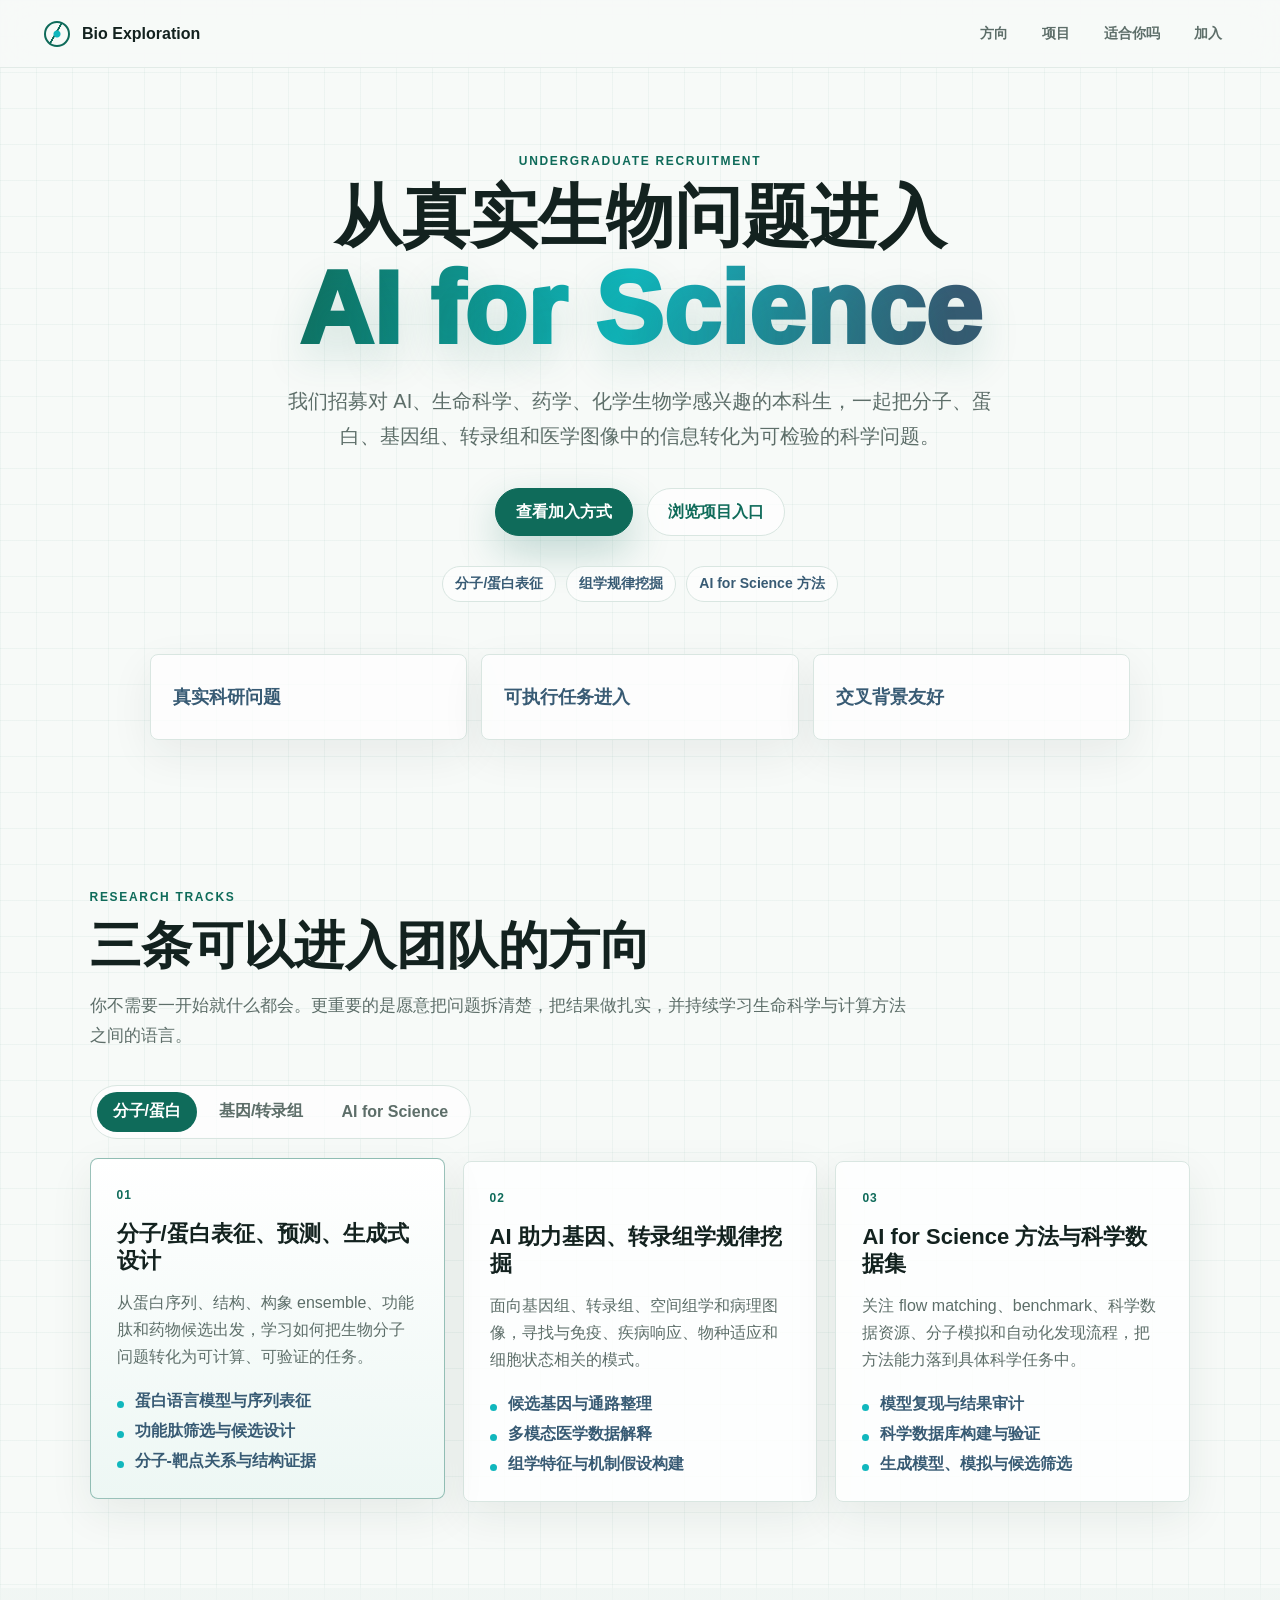
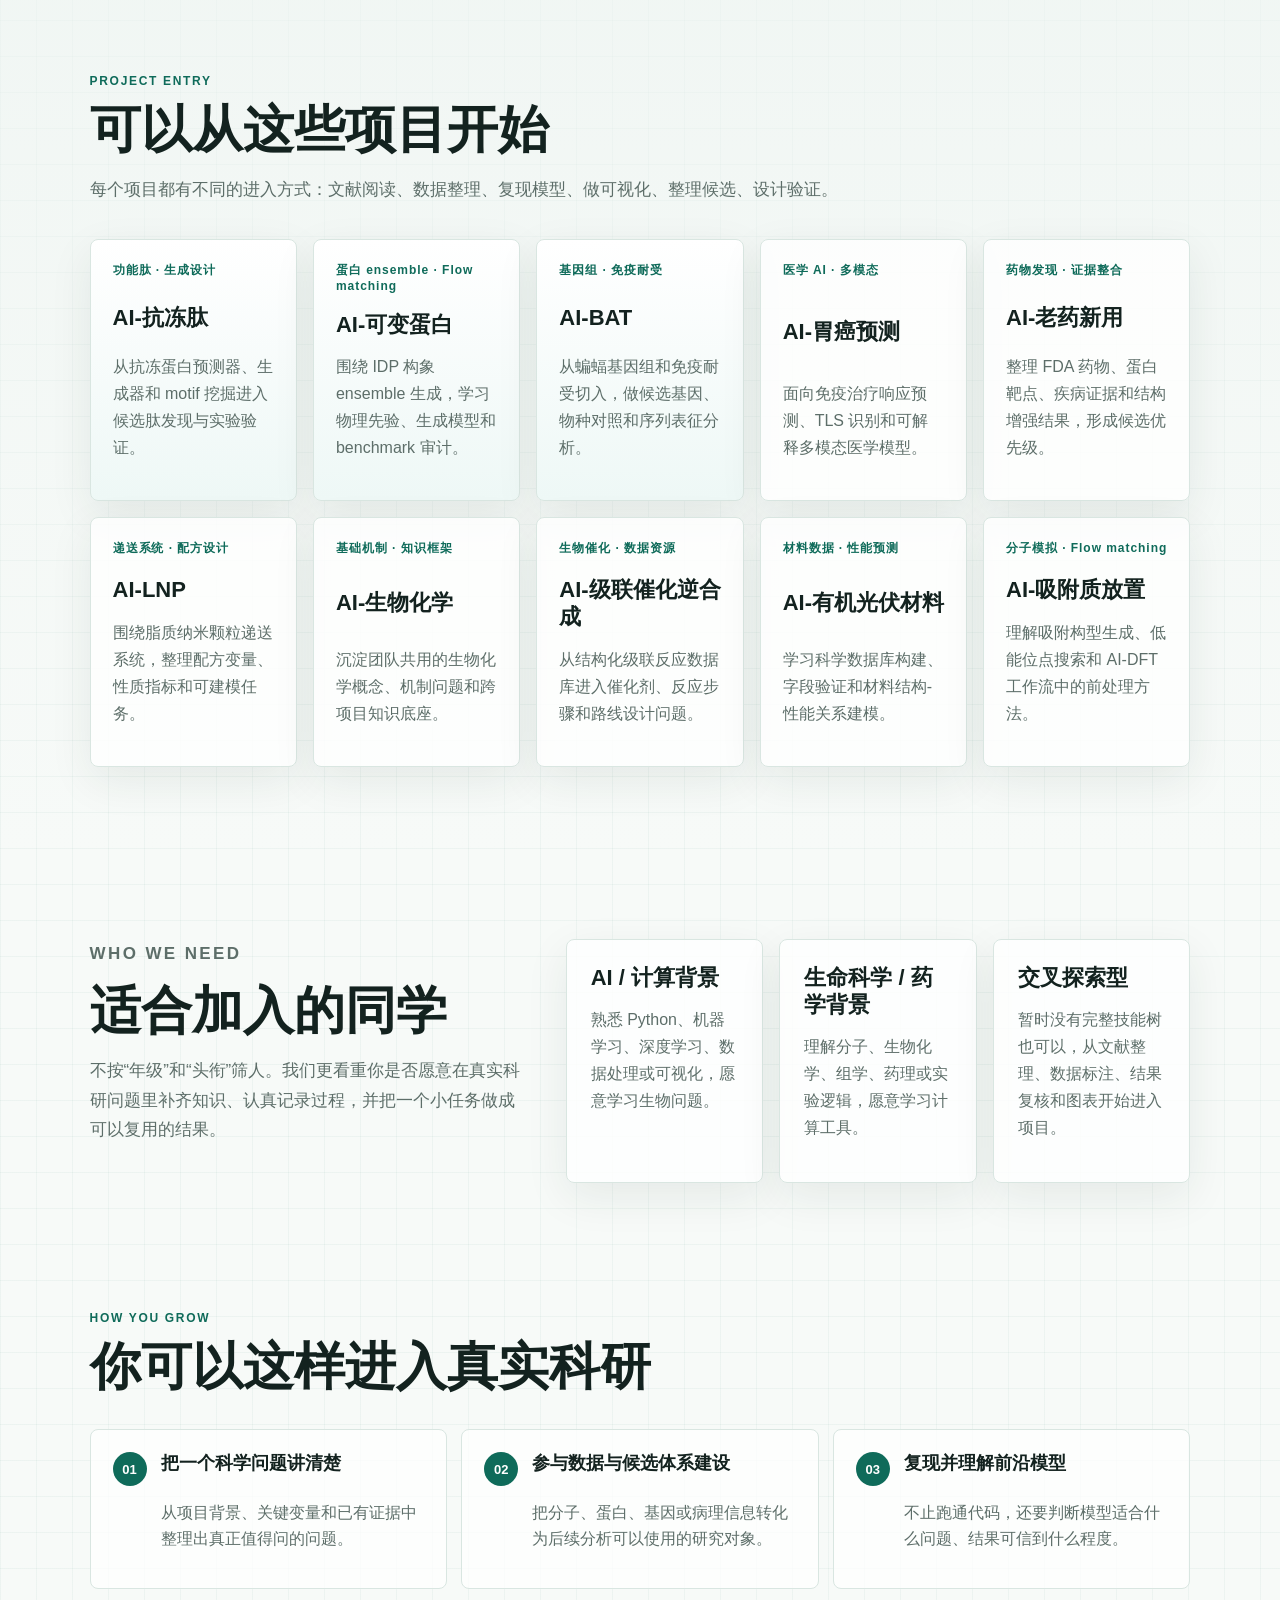
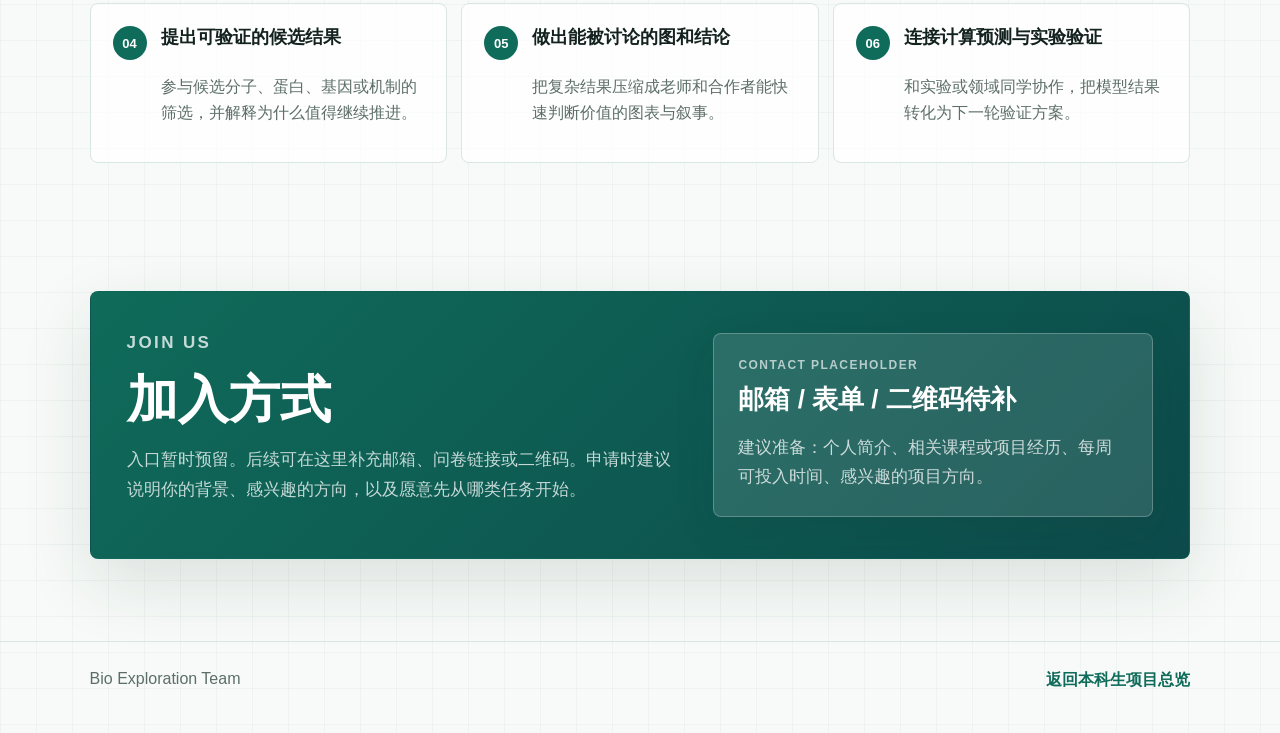
<file: index.html>
<!doctype html>
<html lang="zh-CN">
  <head>
    <meta charset="utf-8" />
    <meta name="viewport" content="width=device-width, initial-scale=1" />
    <meta http-equiv="refresh" content="0; url=./Recruit/index.html" />
    <title>生物探索团队本科生招募</title>
    <link rel="canonical" href="./Recruit/index.html" />
    <style>
      body {
        margin: 0;
        min-height: 100vh;
        display: grid;
        place-items: center;
        font-family: "Segoe UI", "PingFang SC", "Microsoft YaHei", Arial, sans-serif;
        color: #13221f;
        background: #f7faf8;
      }

      a {
        color: #0f6b5a;
        font-weight: 700;
      }
    </style>
  </head>
  <body>
    <p>正在进入生物探索团队本科生招募页：<a href="./Recruit/index.html">点击打开</a></p>
  </body>
</html>
</file>
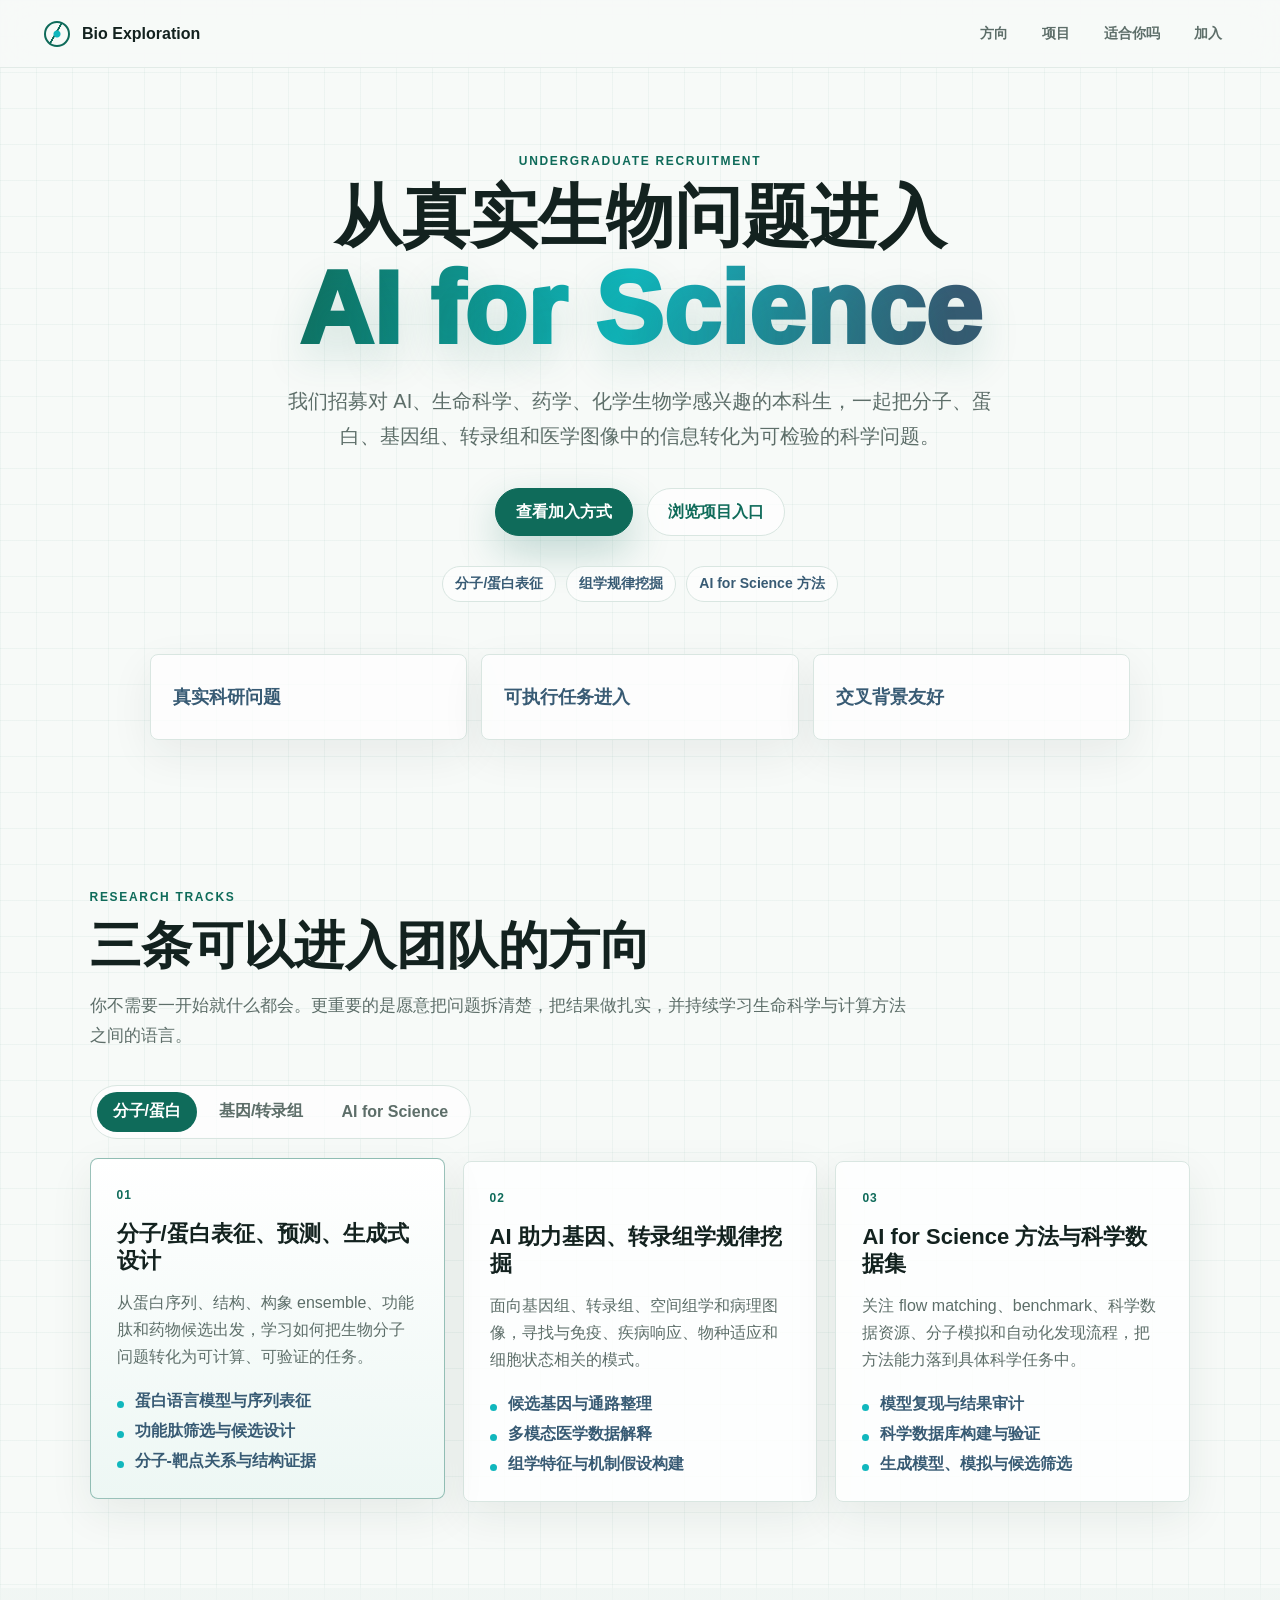
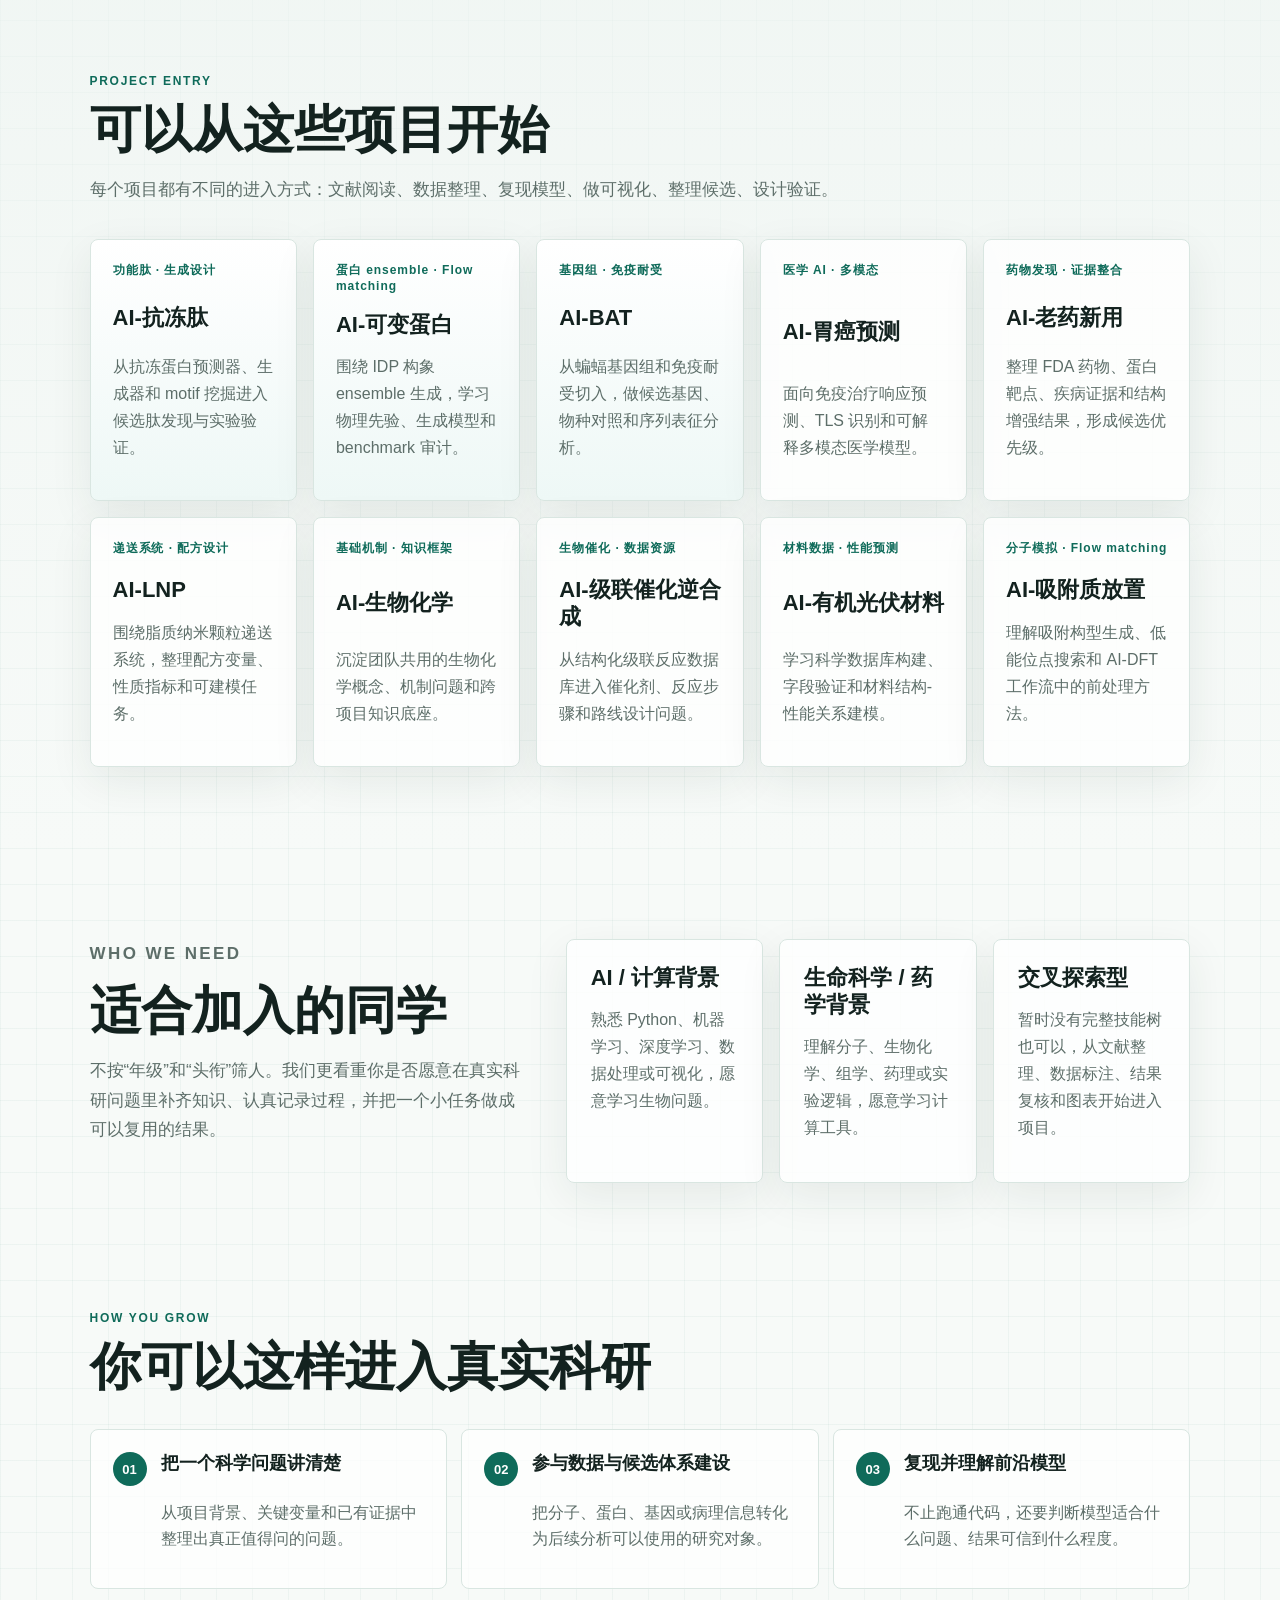
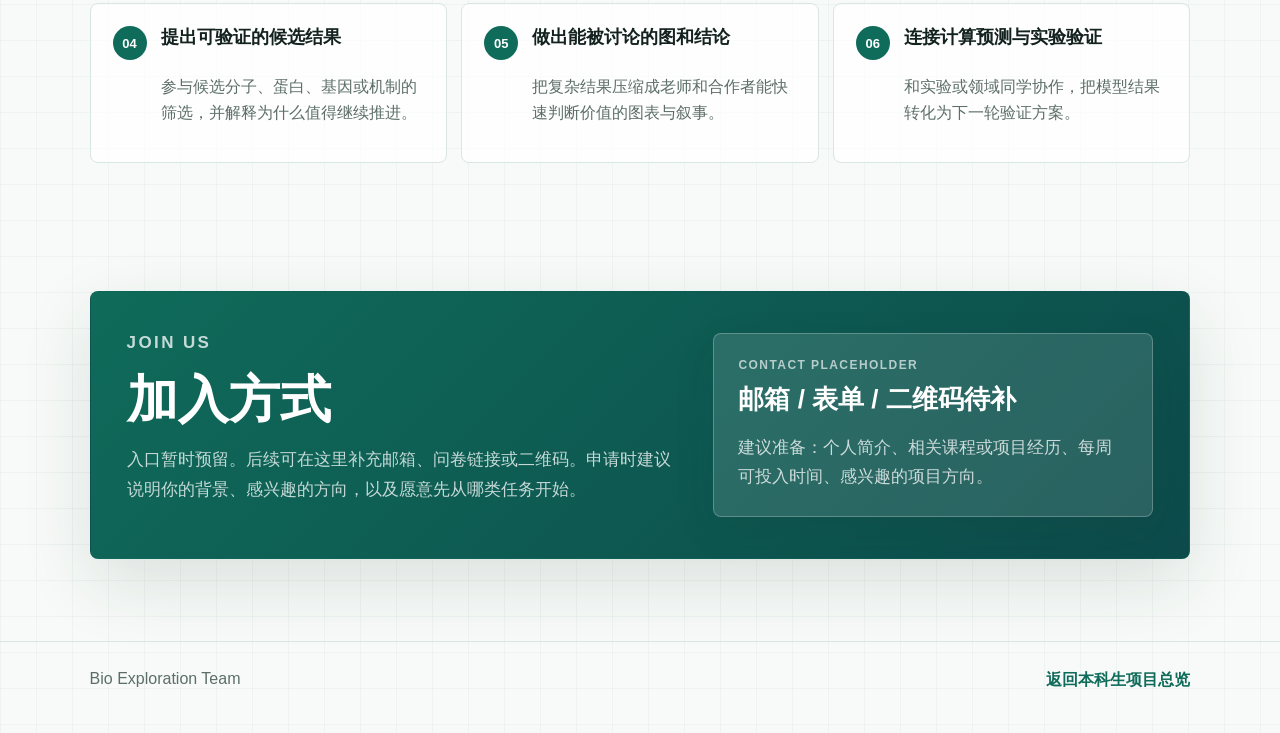
<file: Recruit/index.html>
<!doctype html>
<html lang="zh-CN">
  <head>
    <meta charset="utf-8" />
    <meta name="viewport" content="width=device-width, initial-scale=1" />
    <title>生物探索团队本科生招募</title>
    <meta
      name="description"
      content="面向对 AI、生命科学、药学、化学生物学与 AI for Science 感兴趣的本科生招募。"
    />
    <link rel="stylesheet" href="./styles.css" />
  </head>
  <body>
    <header class="site-header" data-header>
      <a class="brand" href="#top" aria-label="返回首页">
        <span class="brand-mark" aria-hidden="true"></span>
        <span>Bio Exploration</span>
      </a>
      <nav class="nav" aria-label="页面导航">
        <a href="#directions">方向</a>
        <a href="#projects">项目</a>
        <a href="#fit">适合你吗</a>
        <a href="#join">加入</a>
      </nav>
    </header>

    <main id="top">
      <section class="hero">
        <div class="hero-copy">
          <p class="eyebrow">Undergraduate Recruitment</p>
          <h1>
            <span class="title-line">从真实生物问题进入</span>
            <span class="title-art">AI for Science</span>
          </h1>
          <p class="hero-text">
            我们招募对 AI、生命科学、药学、化学生物学感兴趣的本科生，一起把分子、蛋白、基因组、转录组和医学图像中的信息转化为可检验的科学问题。
          </p>
          <div class="hero-actions">
            <a class="button primary" href="#join">查看加入方式</a>
            <a class="button secondary" href="#projects">浏览项目入口</a>
          </div>
          <div class="signal-row" aria-label="招募方向概览">
            <span>分子/蛋白表征</span>
            <span>组学规律挖掘</span>
            <span>AI for Science 方法</span>
          </div>
        </div>

        <div class="hero-summary" aria-label="招募关键词">
          <span>真实科研问题</span>
          <span>可执行任务进入</span>
          <span>交叉背景友好</span>
        </div>
      </section>

      <section class="section" id="directions">
        <div class="section-heading">
          <p class="eyebrow">Research Tracks</p>
          <h2>三条可以进入团队的方向</h2>
          <p>
            你不需要一开始就什么都会。更重要的是愿意把问题拆清楚，把结果做扎实，并持续学习生命科学与计算方法之间的语言。
          </p>
        </div>

        <div class="track-tabs" role="tablist" aria-label="招募方向">
          <button class="track-tab active" type="button" data-track="molecule" role="tab" aria-selected="true">
            分子/蛋白
          </button>
          <button class="track-tab" type="button" data-track="omics" role="tab" aria-selected="false">
            基因/转录组
          </button>
          <button class="track-tab" type="button" data-track="methods" role="tab" aria-selected="false">
            AI for Science
          </button>
        </div>

        <div class="track-grid">
          <article class="track-card active" data-track-card="molecule">
            <span class="track-index">01</span>
            <h3>分子/蛋白表征、预测、生成式设计</h3>
            <p>
              从蛋白序列、结构、构象 ensemble、功能肽和药物候选出发，学习如何把生物分子问题转化为可计算、可验证的任务。
            </p>
            <ul>
              <li>蛋白语言模型与序列表征</li>
              <li>功能肽筛选与候选设计</li>
              <li>分子-靶点关系与结构证据</li>
            </ul>
          </article>

          <article class="track-card" data-track-card="omics">
            <span class="track-index">02</span>
            <h3>AI 助力基因、转录组学规律挖掘</h3>
            <p>
              面向基因组、转录组、空间组学和病理图像，寻找与免疫、疾病响应、物种适应和细胞状态相关的模式。
            </p>
            <ul>
              <li>候选基因与通路整理</li>
              <li>多模态医学数据解释</li>
              <li>组学特征与机制假设构建</li>
            </ul>
          </article>

          <article class="track-card" data-track-card="methods">
            <span class="track-index">03</span>
            <h3>AI for Science 方法与科学数据集</h3>
            <p>
              关注 flow matching、benchmark、科学数据资源、分子模拟和自动化发现流程，把方法能力落到具体科学任务中。
            </p>
            <ul>
              <li>模型复现与结果审计</li>
              <li>科学数据库构建与验证</li>
              <li>生成模型、模拟与候选筛选</li>
            </ul>
          </article>
        </div>
      </section>

      <section class="section project-section" id="projects">
        <div class="section-heading compact">
          <p class="eyebrow">Project Entry</p>
          <h2>可以从这些项目开始</h2>
          <p>每个项目都有不同的进入方式：文献阅读、数据整理、复现模型、做可视化、整理候选、设计验证。</p>
        </div>

        <div class="project-grid">
          <a class="project-card featured" href="./project.html?project=07">
            <span class="project-tag">功能肽 · 生成设计</span>
            <h3>AI-抗冻肽</h3>
            <p>从抗冻蛋白预测器、生成器和 motif 挖掘进入候选肽发现与实验验证。</p>
          </a>
          <a class="project-card featured" href="./project.html?project=08">
            <span class="project-tag">蛋白 ensemble · Flow matching</span>
            <h3>AI-可变蛋白</h3>
            <p>围绕 IDP 构象 ensemble 生成，学习物理先验、生成模型和 benchmark 审计。</p>
          </a>
          <a class="project-card featured" href="./project.html?project=01">
            <span class="project-tag">基因组 · 免疫耐受</span>
            <h3>AI-BAT</h3>
            <p>从蝙蝠基因组和免疫耐受切入，做候选基因、物种对照和序列表征分析。</p>
          </a>
          <a class="project-card" href="./project.html?project=09">
            <span class="project-tag">医学 AI · 多模态</span>
            <h3>AI-胃癌预测</h3>
            <p>面向免疫治疗响应预测、TLS 识别和可解释多模态医学模型。</p>
          </a>
          <a class="project-card" href="./project.html?project=02">
            <span class="project-tag">药物发现 · 证据整合</span>
            <h3>AI-老药新用</h3>
            <p>整理 FDA 药物、蛋白靶点、疾病证据和结构增强结果，形成候选优先级。</p>
          </a>
          <a class="project-card" href="./project.html?project=03">
            <span class="project-tag">递送系统 · 配方设计</span>
            <h3>AI-LNP</h3>
            <p>围绕脂质纳米颗粒递送系统，整理配方变量、性质指标和可建模任务。</p>
          </a>
          <a class="project-card" href="./project.html?project=04">
            <span class="project-tag">基础机制 · 知识框架</span>
            <h3>AI-生物化学</h3>
            <p>沉淀团队共用的生物化学概念、机制问题和跨项目知识底座。</p>
          </a>
          <a class="project-card" href="./project.html?project=05">
            <span class="project-tag">生物催化 · 数据资源</span>
            <h3>AI-级联催化逆合成</h3>
            <p>从结构化级联反应数据库进入催化剂、反应步骤和路线设计问题。</p>
          </a>
          <a class="project-card" href="./project.html?project=06">
            <span class="project-tag">材料数据 · 性能预测</span>
            <h3>AI-有机光伏材料</h3>
            <p>学习科学数据库构建、字段验证和材料结构-性能关系建模。</p>
          </a>
          <a class="project-card" href="./project.html?project=10">
            <span class="project-tag">分子模拟 · Flow matching</span>
            <h3>AI-吸附质放置</h3>
            <p>理解吸附构型生成、低能位点搜索和 AI-DFT 工作流中的前处理方法。</p>
          </a>
        </div>
      </section>

      <section class="section fit-section" id="fit">
        <div class="fit-copy">
          <p class="eyebrow">Who We Need</p>
          <h2>适合加入的同学</h2>
          <p>
            不按“年级”和“头衔”筛人。我们更看重你是否愿意在真实科研问题里补齐知识、认真记录过程，并把一个小任务做成可以复用的结果。
          </p>
        </div>
        <div class="fit-list">
          <div>
            <h3>AI / 计算背景</h3>
            <p>熟悉 Python、机器学习、深度学习、数据处理或可视化，愿意学习生物问题。</p>
          </div>
          <div>
            <h3>生命科学 / 药学背景</h3>
            <p>理解分子、生物化学、组学、药理或实验逻辑，愿意学习计算工具。</p>
          </div>
          <div>
            <h3>交叉探索型</h3>
            <p>暂时没有完整技能树也可以，从文献整理、数据标注、结果复核和图表开始进入项目。</p>
          </div>
        </div>
      </section>

      <section class="section tasks-section">
        <div class="section-heading compact">
          <p class="eyebrow">How You Grow</p>
          <h2>你可以这样进入真实科研</h2>
        </div>
        <div class="task-board">
          <div>
            <span>01</span>
            <strong>把一个科学问题讲清楚</strong>
            <p>从项目背景、关键变量和已有证据中整理出真正值得问的问题。</p>
          </div>
          <div>
            <span>02</span>
            <strong>参与数据与候选体系建设</strong>
            <p>把分子、蛋白、基因或病理信息转化为后续分析可以使用的研究对象。</p>
          </div>
          <div>
            <span>03</span>
            <strong>复现并理解前沿模型</strong>
            <p>不止跑通代码，还要判断模型适合什么问题、结果可信到什么程度。</p>
          </div>
          <div>
            <span>04</span>
            <strong>提出可验证的候选结果</strong>
            <p>参与候选分子、蛋白、基因或机制的筛选，并解释为什么值得继续推进。</p>
          </div>
          <div>
            <span>05</span>
            <strong>做出能被讨论的图和结论</strong>
            <p>把复杂结果压缩成老师和合作者能快速判断价值的图表与叙事。</p>
          </div>
          <div>
            <span>06</span>
            <strong>连接计算预测与实验验证</strong>
            <p>和实验或领域同学协作，把模型结果转化为下一轮验证方案。</p>
          </div>
        </div>
      </section>

      <section class="join-section" id="join">
        <div>
          <p class="eyebrow">Join Us</p>
          <h2>加入方式</h2>
          <p>
            入口暂时预留。后续可在这里补充邮箱、问卷链接或二维码。申请时建议说明你的背景、感兴趣的方向，以及愿意先从哪类任务开始。
          </p>
        </div>
        <div class="join-card">
          <span>Contact placeholder</span>
          <strong>邮箱 / 表单 / 二维码待补</strong>
          <p>建议准备：个人简介、相关课程或项目经历、每周可投入时间、感兴趣的项目方向。</p>
        </div>
      </section>
    </main>

    <footer class="footer">
      <span>Bio Exploration Team</span>
      <a href="../Panel_plan.md">返回本科生项目总览</a>
    </footer>

    <script src="./script.js"></script>
  </body>
</html>
</file>
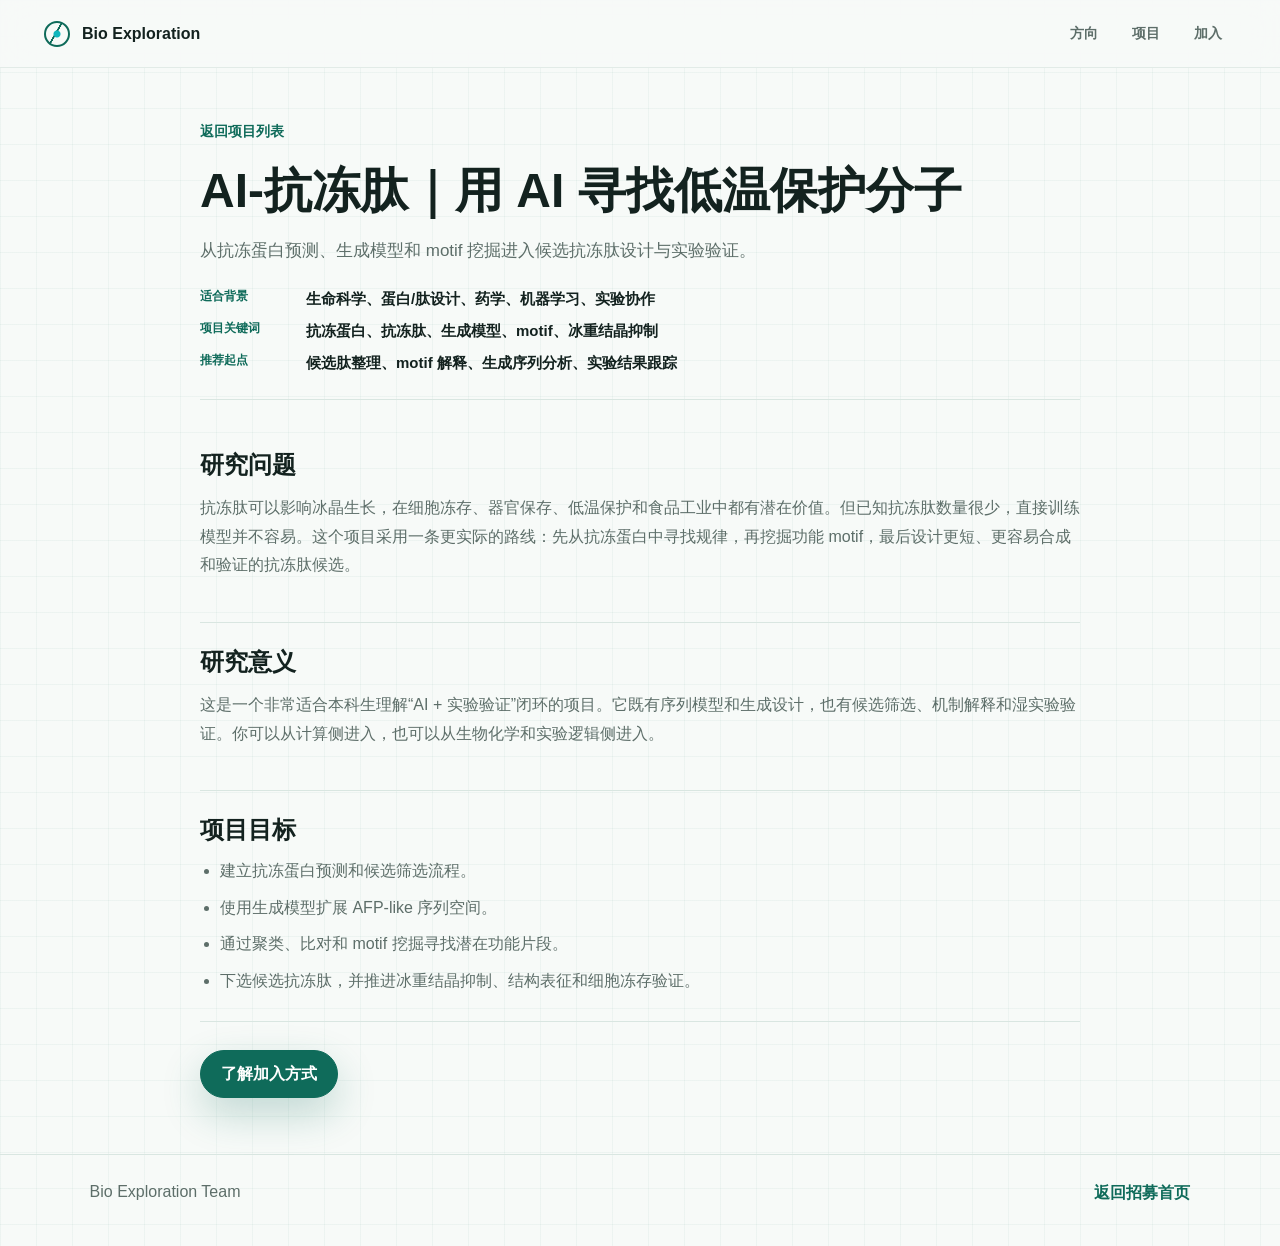
<file: Recruit/project.html>
<!doctype html>
<html lang="zh-CN">
  <head>
    <meta charset="utf-8" />
    <meta name="viewport" content="width=device-width, initial-scale=1" />
    <title>项目介绍｜生物探索团队本科生招募</title>
    <meta name="description" content="生物探索团队本科生招募项目介绍。" />
    <link rel="stylesheet" href="./styles.css" />
  </head>
  <body>
    <header class="site-header" data-header>
      <a class="brand" href="./index.html" aria-label="返回招募首页">
        <span class="brand-mark" aria-hidden="true"></span>
        <span>Bio Exploration</span>
      </a>
      <nav class="nav" aria-label="页面导航">
        <a href="./index.html#directions">方向</a>
        <a href="./index.html#projects">项目</a>
        <a href="./index.html#join">加入</a>
      </nav>
    </header>

    <main class="project-page">
      <section class="project-hero">
        <a class="back-link" href="./index.html#projects">返回项目列表</a>
        <h1 id="project-title">项目介绍</h1>
        <p class="project-lead" id="project-lead"></p>
        <div class="project-meta-grid" id="project-meta"></div>
      </section>

      <section class="project-detail-grid" aria-label="项目详情">
        <article class="detail-panel">
          <h2>研究问题</h2>
          <div id="project-question"></div>
        </article>
        <article class="detail-panel">
          <h2>研究意义</h2>
          <div id="project-meaning"></div>
        </article>
        <article class="detail-panel wide">
          <h2>项目目标</h2>
          <ul class="goal-list" id="project-goals"></ul>
        </article>
      </section>

      <section class="project-actions">
        <a class="button primary" href="./index.html#join">了解加入方式</a>
      </section>
    </main>

    <footer class="footer">
      <span>Bio Exploration Team</span>
      <a href="./index.html">返回招募首页</a>
    </footer>

    <script src="./projects.js"></script>
    <script src="./project.js"></script>
  </body>
</html>
</file>
<file: Recruit/styles.css>
:root {
  color-scheme: light;
  --bg: #f7faf8;
  --surface: #ffffff;
  --surface-2: #edf4f1;
  --ink: #13221f;
  --muted: #5d6e69;
  --line: #d9e6e1;
  --green: #0f6b5a;
  --green-2: #0a8f7d;
  --cyan: #11b7bd;
  --blue: #385b74;
  --gold: #b9892d;
  --shadow: 0 24px 70px rgba(22, 49, 43, 0.12);
  font-family: Inter, "Segoe UI", "PingFang SC", "Microsoft YaHei", Arial, sans-serif;
}

* {
  box-sizing: border-box;
}

html {
  scroll-behavior: smooth;
}

body {
  margin: 0;
  color: var(--ink);
  background:
    linear-gradient(90deg, rgba(15, 107, 90, 0.045) 1px, transparent 1px),
    linear-gradient(rgba(15, 107, 90, 0.045) 1px, transparent 1px),
    var(--bg);
  background-size: 36px 36px;
}

a {
  color: inherit;
  text-decoration: none;
}

.site-header {
  position: sticky;
  top: 0;
  z-index: 20;
  display: flex;
  align-items: center;
  justify-content: space-between;
  min-height: 68px;
  padding: 0 44px;
  border-bottom: 1px solid rgba(217, 230, 225, 0.74);
  background: rgba(247, 250, 248, 0.86);
  backdrop-filter: blur(16px);
}

.brand {
  display: inline-flex;
  align-items: center;
  gap: 12px;
  font-weight: 800;
  letter-spacing: 0;
}

.brand-mark {
  width: 26px;
  height: 26px;
  border: 2px solid var(--green);
  border-radius: 50%;
  background:
    radial-gradient(circle at 50% 50%, var(--cyan) 0 3px, transparent 4px),
    linear-gradient(120deg, transparent 42%, var(--green) 43% 48%, transparent 49%);
}

.nav {
  display: flex;
  align-items: center;
  gap: 6px;
}

.nav a {
  padding: 10px 14px;
  border-radius: 999px;
  color: var(--muted);
  font-size: 14px;
  font-weight: 650;
}

.nav a:hover {
  color: var(--green);
  background: rgba(15, 107, 90, 0.08);
}

.hero {
  display: flex;
  flex-direction: column;
  justify-content: center;
  align-items: center;
  text-align: center;
  min-height: calc(86vh - 68px);
  padding: 86px 7vw 64px;
}

.hero-copy {
  max-width: 980px;
}

.eyebrow {
  margin: 0 0 14px;
  color: var(--green);
  font-size: 12px;
  font-weight: 900;
  letter-spacing: 0.14em;
  text-transform: uppercase;
}

h1,
h2,
h3,
p {
  letter-spacing: 0;
}

h1 {
  margin: 0;
  font-size: clamp(42px, 5.35vw, 74px);
  line-height: 1.02;
  max-width: 960px;
}

.title-line,
.title-art {
  display: block;
}

.title-art {
  margin-top: 10px;
  font-size: clamp(58px, 8vw, 112px);
  font-weight: 950;
  letter-spacing: 0;
  line-height: 0.92;
  color: transparent;
  background:
    linear-gradient(105deg, var(--green), var(--cyan) 48%, var(--blue) 92%);
  -webkit-background-clip: text;
  background-clip: text;
  text-shadow: 0 18px 42px rgba(15, 107, 90, 0.16);
}

h2 {
  margin: 0;
  font-size: clamp(32px, 4vw, 54px);
  line-height: 1.1;
}

h3 {
  margin: 0;
  font-size: 22px;
  line-height: 1.24;
}

.hero-text {
  max-width: 720px;
  margin: 28px 0 0;
  color: var(--muted);
  font-size: 20px;
  line-height: 1.75;
  margin-left: auto;
  margin-right: auto;
}

.hero-actions {
  display: flex;
  flex-wrap: wrap;
  justify-content: center;
  gap: 14px;
  margin-top: 34px;
}

.button {
  display: inline-flex;
  align-items: center;
  justify-content: center;
  min-height: 48px;
  padding: 0 20px;
  border: 1px solid var(--line);
  border-radius: 999px;
  font-weight: 800;
}

.button.primary {
  color: #fff;
  border-color: var(--green);
  background: var(--green);
  box-shadow: 0 16px 40px rgba(15, 107, 90, 0.24);
}

.button.secondary {
  color: var(--green);
  background: rgba(255, 255, 255, 0.72);
}

.signal-row {
  display: flex;
  flex-wrap: wrap;
  justify-content: center;
  gap: 10px;
  margin-top: 30px;
}

.signal-row span {
  padding: 8px 12px;
  border: 1px solid var(--line);
  border-radius: 999px;
  color: var(--blue);
  background: rgba(255, 255, 255, 0.68);
  font-size: 14px;
  font-weight: 700;
}

.hero-summary {
  display: grid;
  grid-template-columns: repeat(3, minmax(0, 1fr));
  gap: 14px;
  width: min(980px, 100%);
  margin-top: 52px;
}

.hero-summary span {
  min-height: 86px;
  display: flex;
  align-items: center;
  padding: 22px;
  border: 1px solid var(--line);
  border-radius: 8px;
  background: rgba(255, 255, 255, 0.74);
  color: var(--blue);
  font-size: 18px;
  font-weight: 850;
  box-shadow: 0 14px 44px rgba(22, 49, 43, 0.07);
}

.section {
  padding: 86px 7vw;
}

.section-heading {
  max-width: 820px;
  margin-bottom: 34px;
}

.section-heading.compact {
  max-width: 760px;
}

.section-heading p:not(.eyebrow),
.fit-copy p,
.join-section p {
  color: var(--muted);
  font-size: 17px;
  line-height: 1.75;
}

.track-tabs {
  display: inline-flex;
  gap: 6px;
  padding: 6px;
  margin-bottom: 22px;
  border: 1px solid var(--line);
  border-radius: 999px;
  background: rgba(255, 255, 255, 0.72);
}

.track-tab {
  min-height: 40px;
  padding: 0 16px;
  border: 0;
  border-radius: 999px;
  color: var(--muted);
  background: transparent;
  font: inherit;
  font-weight: 800;
  cursor: pointer;
}

.track-tab.active {
  color: #fff;
  background: var(--green);
}

.track-grid {
  display: grid;
  grid-template-columns: repeat(3, minmax(0, 1fr));
  gap: 18px;
}

.track-card,
.project-card,
.fit-list > div,
.join-card {
  border: 1px solid var(--line);
  border-radius: 8px;
  background: rgba(255, 255, 255, 0.82);
  box-shadow: 0 14px 44px rgba(22, 49, 43, 0.08);
}

.track-card {
  min-height: 320px;
  padding: 26px;
  transition: border-color 180ms ease, transform 180ms ease, background 180ms ease;
}

.track-card.active {
  border-color: rgba(15, 107, 90, 0.42);
  background: linear-gradient(180deg, #ffffff, #edf7f4);
  transform: translateY(-3px);
}

.track-index,
.project-tag {
  display: inline-block;
  margin-bottom: 18px;
  color: var(--green);
  font-size: 12px;
  font-weight: 900;
  letter-spacing: 0.08em;
}

.track-card p,
.project-card p,
.fit-list p,
.join-card p {
  color: var(--muted);
  line-height: 1.68;
}

.track-card ul {
  display: grid;
  gap: 9px;
  padding: 0;
  margin: 20px 0 0;
  list-style: none;
}

.track-card li {
  position: relative;
  padding-left: 18px;
  color: var(--blue);
  font-weight: 650;
}

.track-card li::before {
  content: "";
  position: absolute;
  left: 0;
  top: 0.62em;
  width: 7px;
  height: 7px;
  border-radius: 50%;
  background: var(--cyan);
}

.project-section {
  background: linear-gradient(180deg, rgba(237, 244, 241, 0.62), rgba(247, 250, 248, 0));
}

.project-grid {
  display: grid;
  grid-template-columns: repeat(5, minmax(0, 1fr));
  gap: 16px;
}

.project-card {
  min-height: 250px;
  padding: 22px;
  display: flex;
  flex-direction: column;
  justify-content: space-between;
  transition: transform 180ms ease, border-color 180ms ease, box-shadow 180ms ease;
}

.project-card:hover {
  transform: translateY(-5px);
  border-color: rgba(15, 107, 90, 0.5);
  box-shadow: 0 22px 60px rgba(22, 49, 43, 0.13);
}

.project-card.featured {
  background: linear-gradient(180deg, #ffffff, #eef8f6);
}

.fit-section {
  display: grid;
  grid-template-columns: 0.82fr 1.18fr;
  gap: 42px;
  align-items: start;
}

.fit-list {
  display: grid;
  grid-template-columns: repeat(3, minmax(0, 1fr));
  gap: 16px;
}

.fit-list > div {
  padding: 24px;
  min-height: 230px;
}

.tasks-section {
  padding-top: 42px;
}

.task-board {
  display: grid;
  grid-template-columns: repeat(3, minmax(0, 1fr));
  gap: 14px;
}

.task-board div {
  display: grid;
  grid-template-columns: auto 1fr;
  gap: 10px 14px;
  align-items: start;
  min-height: 160px;
  padding: 22px;
  border: 1px solid var(--line);
  border-radius: 8px;
  background: rgba(255, 255, 255, 0.76);
}

.task-board span {
  display: inline-flex;
  align-items: center;
  justify-content: center;
  width: 34px;
  height: 34px;
  border-radius: 50%;
  color: #fff;
  background: var(--green);
  font-size: 13px;
  font-weight: 850;
  grid-row: span 2;
}

.task-board strong {
  display: block;
  font-size: 18px;
  line-height: 1.28;
}

.task-board p {
  margin: 0;
  color: var(--muted);
  line-height: 1.62;
}

.join-section {
  display: grid;
  grid-template-columns: 1fr minmax(300px, 440px);
  gap: 34px;
  align-items: center;
  margin: 42px 7vw 82px;
  padding: 36px;
  border: 1px solid rgba(15, 107, 90, 0.18);
  border-radius: 8px;
  background:
    linear-gradient(135deg, rgba(15, 107, 90, 0.94), rgba(12, 73, 74, 0.94)),
    var(--green);
  color: #fff;
  box-shadow: var(--shadow);
}

.join-section .eyebrow,
.join-section p {
  color: rgba(255, 255, 255, 0.76);
}

.join-card {
  padding: 24px;
  background: rgba(255, 255, 255, 0.12);
  border-color: rgba(255, 255, 255, 0.24);
}

.join-card span {
  display: block;
  margin-bottom: 10px;
  color: rgba(255, 255, 255, 0.66);
  font-size: 12px;
  font-weight: 900;
  letter-spacing: 0.12em;
  text-transform: uppercase;
}

.join-card strong {
  display: block;
  font-size: 26px;
}

.join-card p {
  margin-bottom: 0;
}

.footer {
  display: flex;
  justify-content: space-between;
  gap: 18px;
  padding: 28px 7vw 42px;
  color: var(--muted);
  border-top: 1px solid var(--line);
}

.footer a {
  color: var(--green);
  font-weight: 800;
}

.project-page {
  padding: 54px 7vw 56px;
}

.project-hero {
  max-width: 880px;
  margin: 0 auto 26px;
  padding-bottom: 24px;
  border-bottom: 1px solid var(--line);
}

.back-link {
  display: inline-flex;
  margin-bottom: 22px;
  color: var(--green);
  font-weight: 850;
  font-size: 14px;
}

.project-hero h1 {
  max-width: 820px;
  font-size: clamp(30px, 4vw, 48px);
  line-height: 1.16;
}

.project-lead {
  max-width: 780px;
  color: var(--muted);
  font-size: 17px;
  line-height: 1.72;
}

.project-meta-grid {
  display: grid;
  grid-template-columns: 1fr;
  gap: 8px;
  margin-top: 22px;
}

.project-meta-grid div {
  display: grid;
  grid-template-columns: 92px 1fr;
  gap: 14px;
  padding: 0;
  border: 0;
  background: transparent;
}

.project-meta-grid span {
  display: block;
  color: var(--green);
  font-size: 12px;
  font-weight: 900;
  line-height: 1.6;
}

.project-meta-grid strong {
  display: block;
  font-size: 15px;
  line-height: 1.6;
  font-weight: 650;
}

.project-detail-grid {
  display: grid;
  grid-template-columns: 1fr;
  gap: 0;
  max-width: 880px;
  margin: 0 auto;
}

.detail-panel {
  padding: 26px 0;
  border-bottom: 1px solid var(--line);
  background: transparent;
}

.detail-panel h2 {
  font-size: 24px;
  margin-bottom: 14px;
}

.detail-panel p,
.goal-list li {
  color: var(--muted);
  font-size: 16px;
  line-height: 1.78;
}

.goal-list {
  display: grid;
  gap: 8px;
  padding-left: 20px;
  margin: 14px 0 0;
  list-style: disc;
}

.goal-list li {
  position: relative;
  min-height: 0;
  padding: 0;
  border: 0;
  background: transparent;
}

.project-actions {
  display: flex;
  justify-content: flex-start;
  gap: 14px;
  max-width: 880px;
  margin: 28px auto 0;
}

@media (max-width: 1080px) {
  .fit-section,
  .join-section {
    grid-template-columns: 1fr;
  }

  .track-grid,
  .fit-list,
  .task-board {
    grid-template-columns: 1fr;
  }

  .project-grid {
    grid-template-columns: repeat(2, minmax(0, 1fr));
  }
}

@media (max-width: 700px) {
  .site-header {
    position: static;
    align-items: flex-start;
    flex-direction: column;
    padding: 18px 22px;
    gap: 14px;
  }

  .nav {
    width: 100%;
    overflow-x: auto;
    padding-bottom: 3px;
  }

  .hero,
  .section {
    padding-left: 22px;
    padding-right: 22px;
  }

  h1 {
    font-size: 38px;
  }

  .title-art {
    font-size: 56px;
  }

  .hero-text {
    font-size: 17px;
  }

  .hero-summary {
    grid-template-columns: 1fr;
    margin-top: 34px;
  }

  .project-grid {
    grid-template-columns: 1fr;
  }

  .track-tabs {
    display: flex;
    width: 100%;
    overflow-x: auto;
  }

  .track-tab {
    white-space: nowrap;
  }

  .join-section {
    margin-left: 22px;
    margin-right: 22px;
    padding: 26px;
  }

  .footer {
    flex-direction: column;
    padding-left: 22px;
    padding-right: 22px;
  }

  .project-page {
    padding: 28px 22px 48px;
  }

  .project-meta-grid,
  .project-detail-grid,
  .goal-list {
    grid-template-columns: 1fr;
  }

  .project-meta-grid div {
    grid-template-columns: 1fr;
    gap: 2px;
  }

  .project-actions {
    flex-direction: column;
  }
}
</file>
